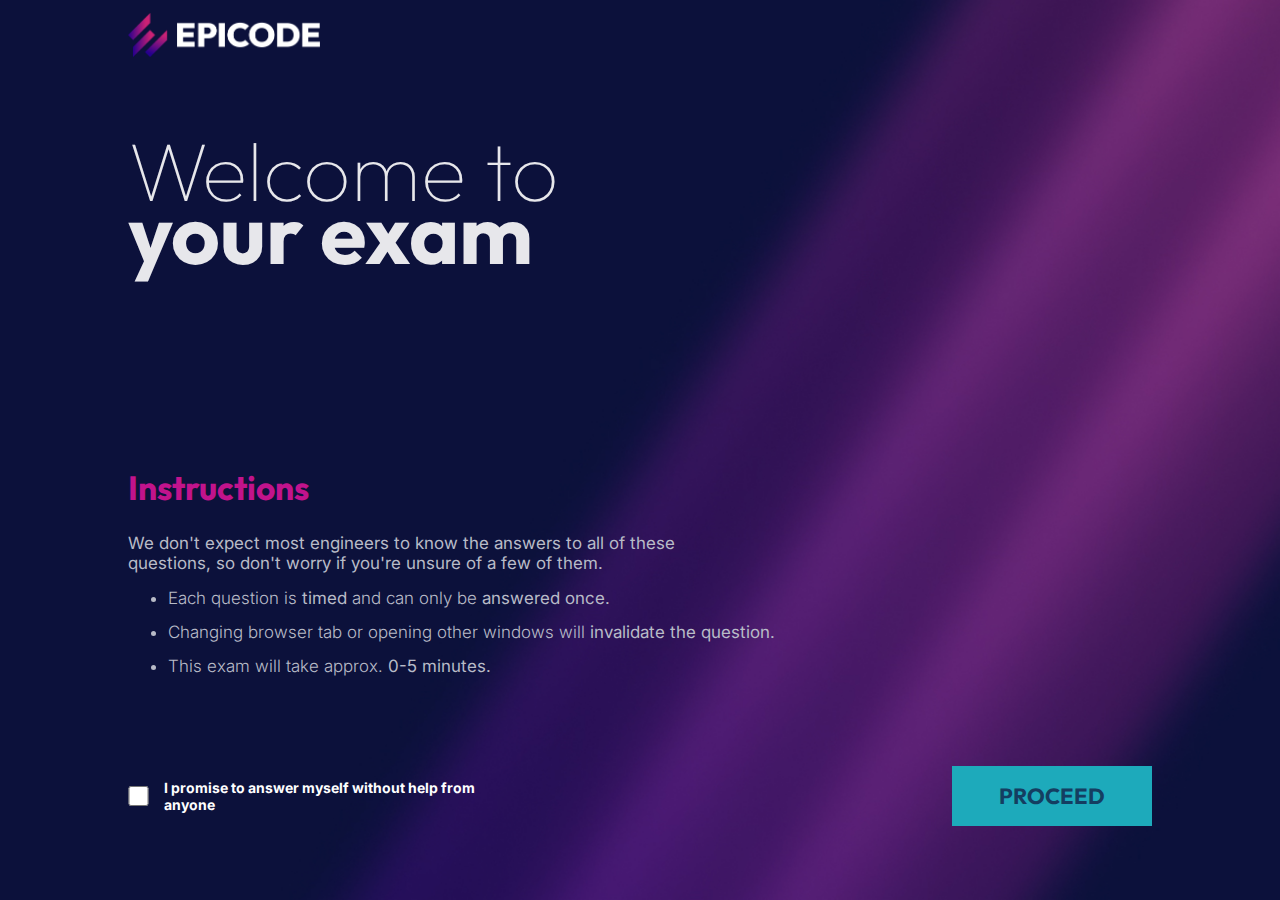
<file: index.html>
<!DOCTYPE html>
<html lang="en">
  <head>
    <meta charset="UTF-8" />
    <meta http-equiv="X-UA-Compatible" content="IE=edge" />
    <meta name="viewport" content="width=device-width, initial-scale=1.0" />
    <link rel="stylesheet" href="./index.css" />
    <title>Welcome Page Feature</title>
  </head>
  <body>
    <div class="container">
      <div class="logo">
        <img alt="Epicode logo" src="./assets/epicode_logo.png" />
      </div>
      <div class="main">
        <div class="item header">
          <h1>Welcome to</h1>
          <h2>your exam</h2>
        </div>

        <div class="item instruct">
          <h3>Instructions</h3>
          <p>
            We don't expect most engineers to know the answers to all of these
            <br />questions, so don't worry if you're unsure of a few of them.
          </p>
          <ul>
            <li>
              Each question is <b>timed</b> and can only be
              <b>answered once.</b>
            </li>
            <br />
            <li>
              Changing browser tab or opening other windows will
              <b>invalidate the question.</b>
            </li>
            <br />
            <li>This exam will take approx. <b>0-5 minutes.</b></li>
          </ul>
        </div>
      </div>
      <div class="item-wrapper">
        <div id="cbox" class="item">
          <input
            type="checkbox"
            class="check-box"
            id="check"
            required
            autocomplete="off"
          />
          <label for="checkbox">
            I promise to answer myself without help from anyone</label
          >
        </div>
        <div id="action-button">
          <a id="anchorTag" class="disabled" href="./benchmark.html"
            ><button id="inactivebtn" class="disabled">PROCEED</button></a
          >
        </div>
      </div>
    </div>

    <script src="./index.js"></script>
  </body>
</html>
</file>
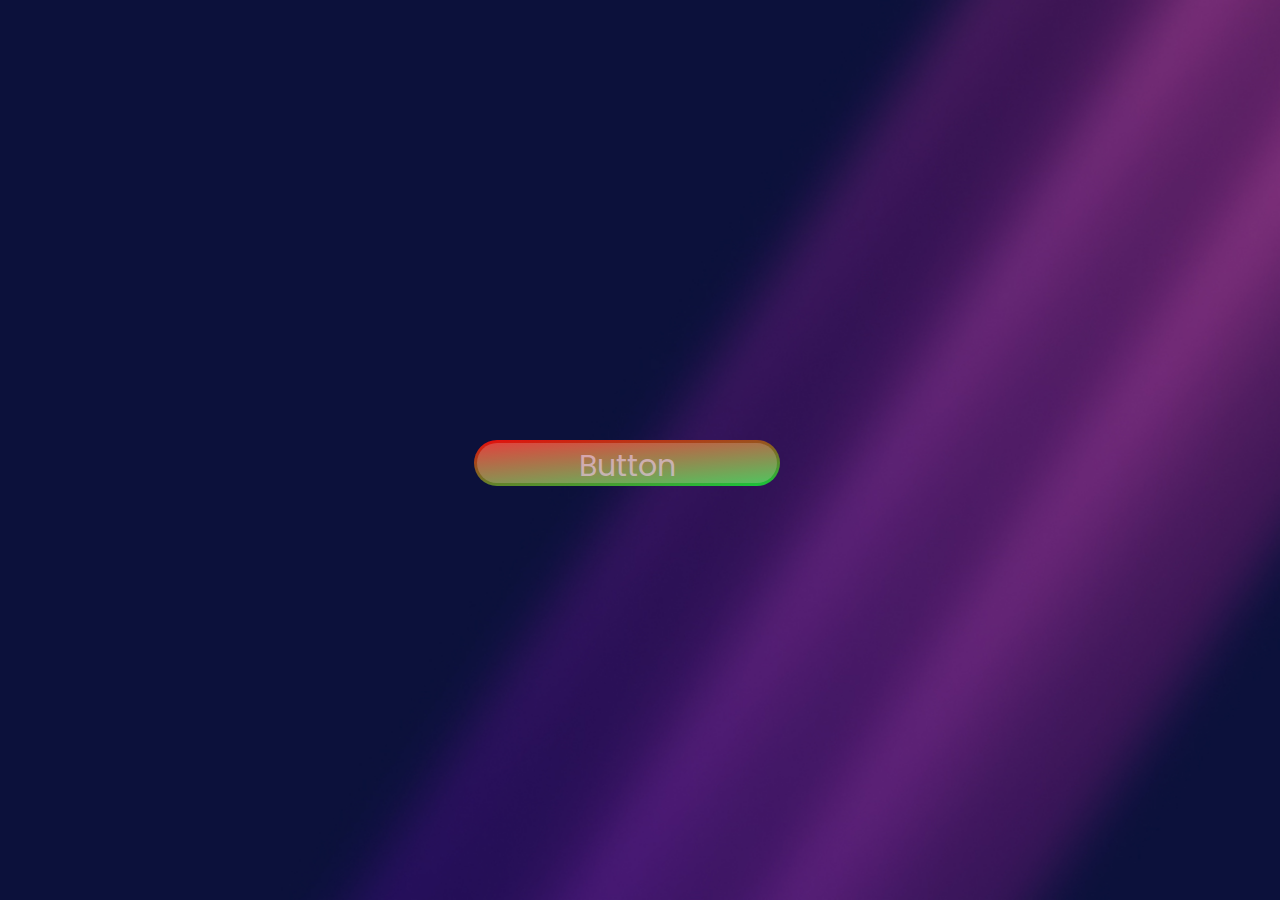
<file: Circular Progressbar/index.html>
<!DOCTYPE html>
<html lang="en">
  <head>
    <meta name="viewport" content="width=device-width, initial-scale=1.0" />
    <title>Circular Progress Bar</title>
    <!-- Gooogle Font -->
    <link
      href="https://fonts.googleapis.com/css2?family=Poppins:wght@700&display=swap"
      rel="stylesheet"
    />
    <!-- Stylesheet -->
    <link rel="stylesheet" href="style.css" />
  </head>
  <body>
    <div class="container">
      <div class="circular-progress">
        <div class="value-container">Button</div>
      </div>
    </div>
    <!-- Script -->
    <script src="script.js"></script>
  </body>
</html>
</file>
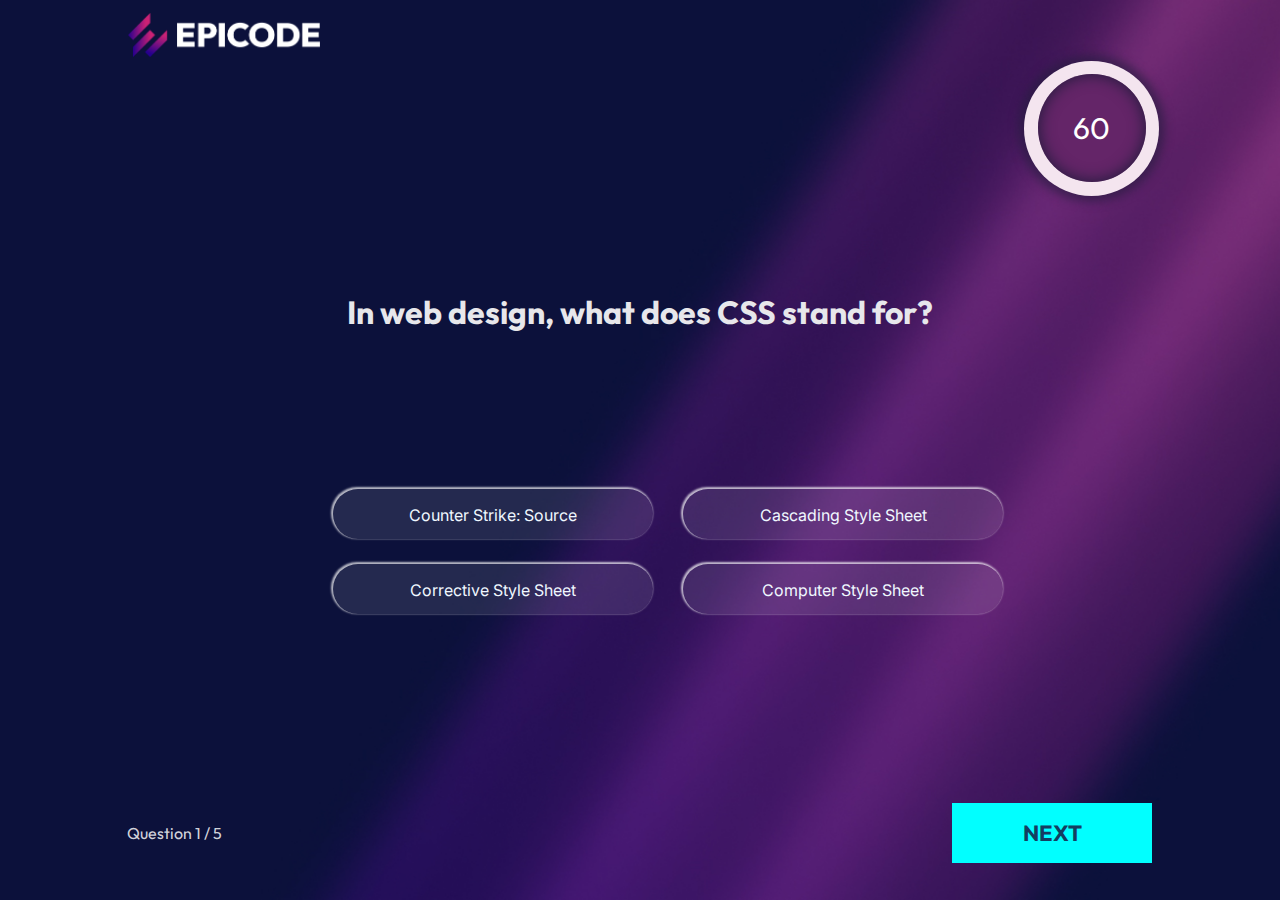
<file: benchmark.html>
<!DOCTYPE html>
<html lang="en">
  <head>
    <meta charset="UTF-8" />
    <meta http-equiv="X-UA-Compatible" content="IE=edge" />
    <meta name="viewport" content="width=device-width, initial-scale=1.0" />
    <link rel="stylesheet" href="benchmark.css" />
    <style>
      @import url("https://fonts.googleapis.com/css2?family=Inter&family=Outfit&display=swap");
    </style>
    <title>Epicode Benchmark</title>
  </head>
  <body>
    <div class="bg">
      <div class="logo-container">
        <img src="assets/epicode_logo.png" alt="epicode logo" />
        <div class="timercontainer">
          <div class="circular-progress">
            <div class="value-container">60</div>
          </div>
        </div>
      </div>
      <div class="main">
        <h1 id="question">What is the answer to this question?</h1>
        <div class="container">
          <div class="flexitems">
            <div class="answers">
              <div class="choice-container">
                <p class="answer-text" data-number="1">Choice 1</p>
              </div>
              <div class="choice-container">
                <p class="answer-text" data-number="2">Choice 2</p>
              </div>
              <div class="choice-container">
                <p class="answer-text" data-number="3">Choice 3</p>
              </div>
              <div class="choice-container">
                <p class="answer-text" data-number="4">Choice 4</p>
              </div>
            </div>
          </div>
        </div>
      </div>

      <div class="questionnum">
        <div id="progressText">Question</div>

        <button id="nextbtn">NEXT</button>
      </div>
    </div>
    <script src="./benchmark.js"></script>
  </body>
</html>
</file>
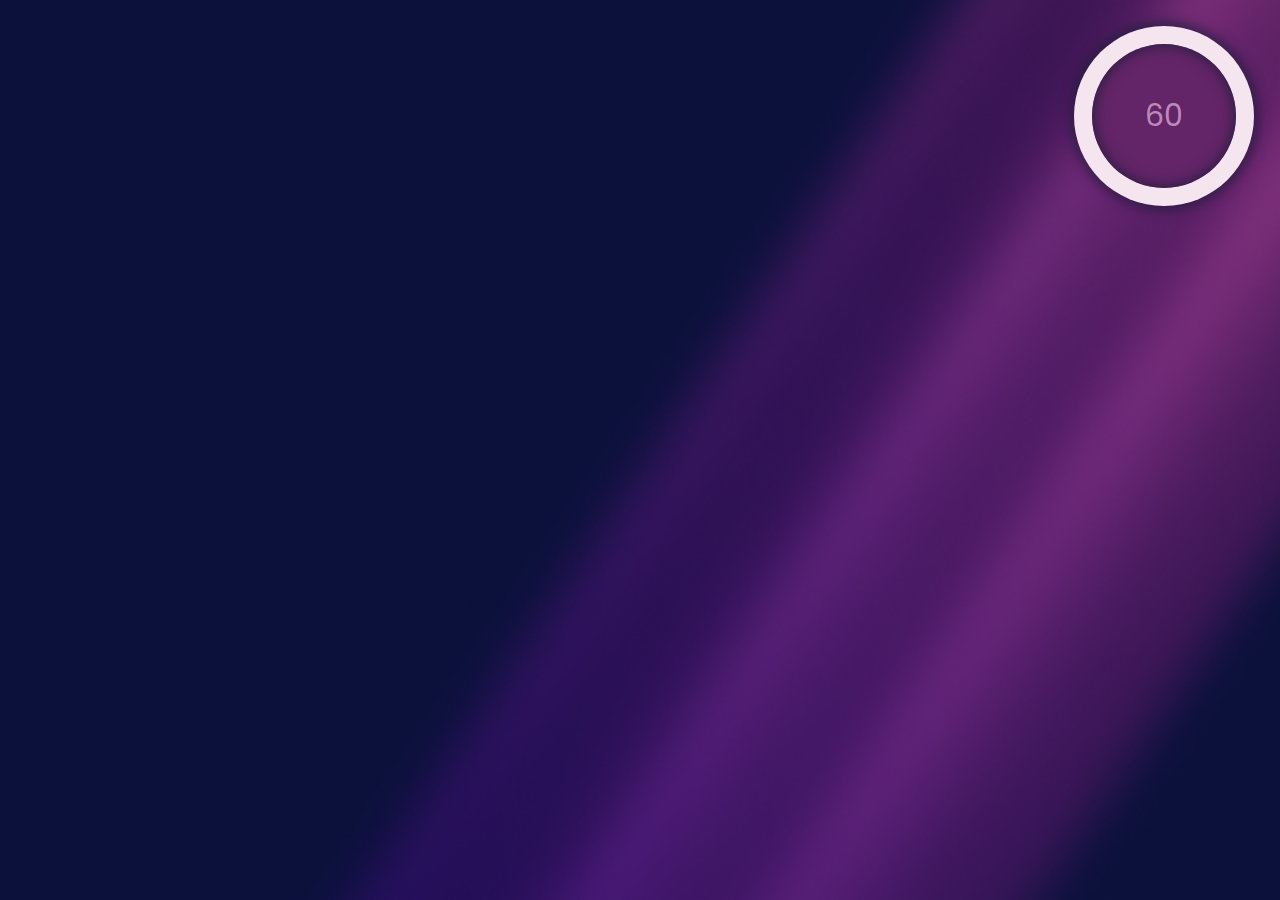
<file: countdown-timer.html>
<!DOCTYPE html>
<html lang="en">
  <head>
    <meta charset="UTF-8" />
    <meta http-equiv="X-UA-Compatible" content="IE=edge" />
    <meta name="viewport" content="width=device-width, initial-scale=1.0" />
    <link rel="stylesheet" href="./countdown-timer.css" />
    <link
      href="https://fonts.googleapis.com/css2?family=Poppins:wght@700&display=swap"
      rel="stylesheet"
    />
    <title>Countdown Timer</title>
  </head>
  <body>
    <div class="container">
      <div class="circular-progress">
        <div class="value-container">60</div>
      </div>
    </div>
    <script src="./script.js"></script>
  </body>
</html>
</file>
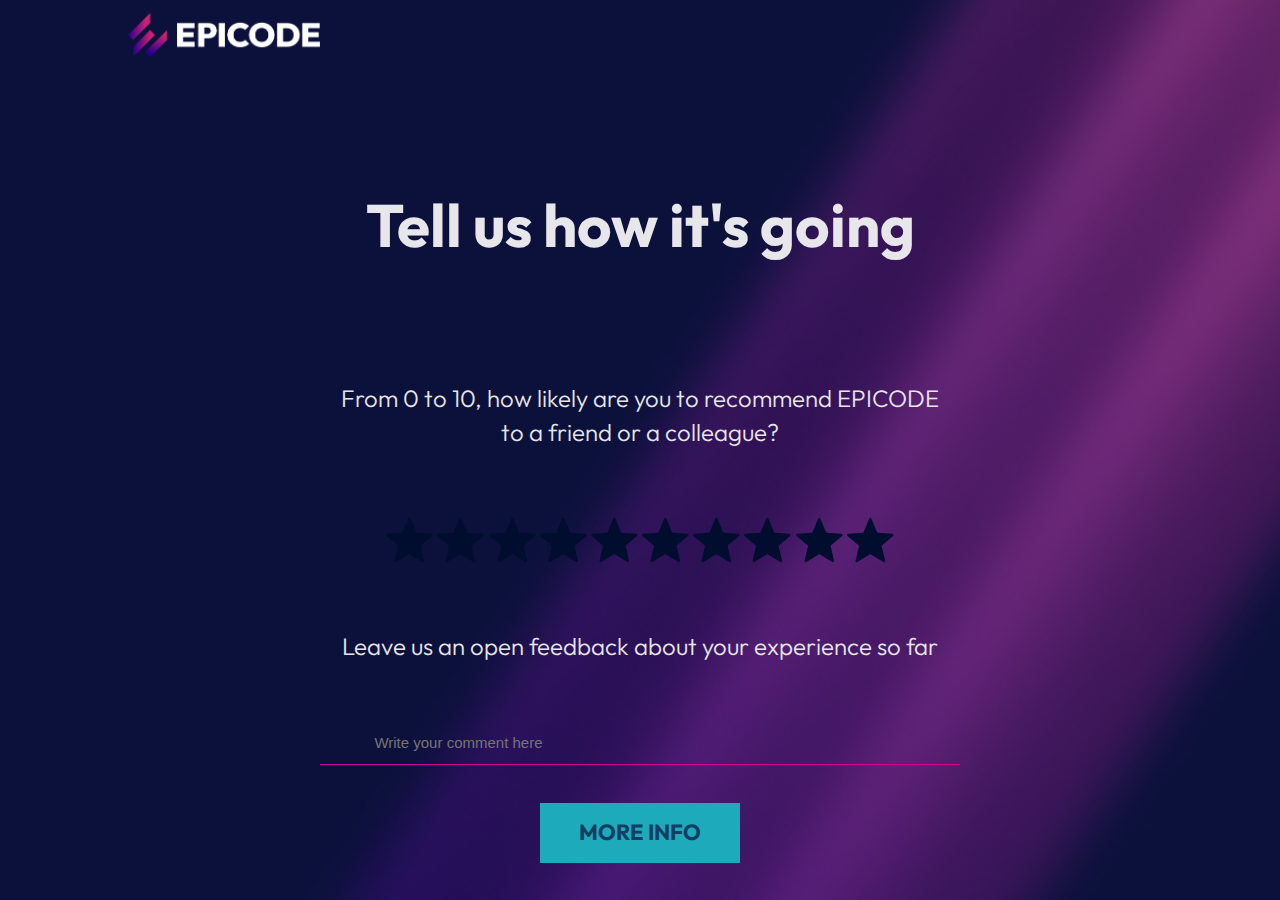
<file: feedback.html>
<!DOCTYPE html>
<html lang="en">
  <head>
    <meta charset="UTF-8" />
    <meta http-equiv="X-UA-Compatible" content="IE=edge" />
    <meta name="viewport" content="width=device-width, initial-scale=1.0" />
    <link rel="stylesheet" href="feedback.css" />
    <link rel="stylesheet" href="https://www.w3schools.com/w3css/4/w3.css" />
    <link
      rel="stylesheet"
      href="https://cdnjs.cloudflare.com/ajax/libs/font-awesome/4.7.0/css/font-awesome.min.css"
    />
    <title>Feedback Page</title>
  </head>
  <body>
    <div id="container">
      <div class="item">
        <img id="epicode_logo" src="./assets/epicode_logo.png" />
      </div>
      <div id="main">
        <p class="h1">Tell us how it's going</p>
        <div>
          <p class="item1">
            From 0 to 10, how likely are you to recommend EPICODE
            <span>to a friend or a colleague?</span>
          </p>
        </div>
        <div class="star-container">
          <div class="star-widget">
            <div id="SVG">
              <svg xmlns="http://www.w3.org/2000/svg" version="1.1">
                <defs>
                  <filter id="id-of-your-filter">
                    <fecolormatrix
                      color-interpolation-filters="sRGB"
                      type="matrix"
                      values="0 0 0 0 0
                            0 1 0 0 0
                            0 0 1 0 0
                            0 0 0 1 0 "
                    />
                  </filter>
                  ...
                </defs>
              </svg>

              <svg xmlns="http://www.w3.org/2000/svg" version="1.1">
                <defs>
                  <filter id="test">
                    <fecolormatrix
                      color-interpolation-filters="sRGB"
                      type="matrix"
                      values="0.03     0     0     0     0
                              0     0.05     0     0     0
                              0     0     0.18     0     0
                              0     0     0     1     0 "
                    />
                  </filter>
                  ...
                </defs>
              </svg>
            </div>
            <div class="icons">
              <img class="icon-test" alt="my icon" src="./assets/star.svg" />
              <img class="icon-test" alt="my icon" src="./assets/star.svg" />
              <img class="icon-test" alt="my icon" src="./assets/star.svg" />
              <img class="icon-test" alt="my icon" src="./assets/star.svg" />
              <img class="icon-test" alt="my icon" src="./assets/star.svg" />
              <img class="icon-test" alt="my icon" src="./assets/star.svg" />
              <img class="icon-test" alt="my icon" src="./assets/star.svg" />
              <img class="icon-test" alt="my icon" src="./assets/star.svg" />
              <img class="icon-test" alt="my icon" src="./assets/star.svg" />
              <img class="icon-test" alt="my icon" src="./assets/star.svg" />
            </div>
          </div>
        </div>
        <p class="item1">
          Leave us an open feedback about your experience so far
        </p>
        <div class="comment-area disabled">
          <input
            id="input-field"
            type="text"
            placeholder="Write your comment here"
          />
          <div id="break-line"></div>
        </div>
      </div>

      <div id="bottom-area">
        <a id="anchorTag" class="disabled" href="./lastpage.html"
          ><button id="action-button">MORE INFO</button></a
        >
      </div>
    </div>

    <script src="./feedback.js"></script>
  </body>
</html>
</file>
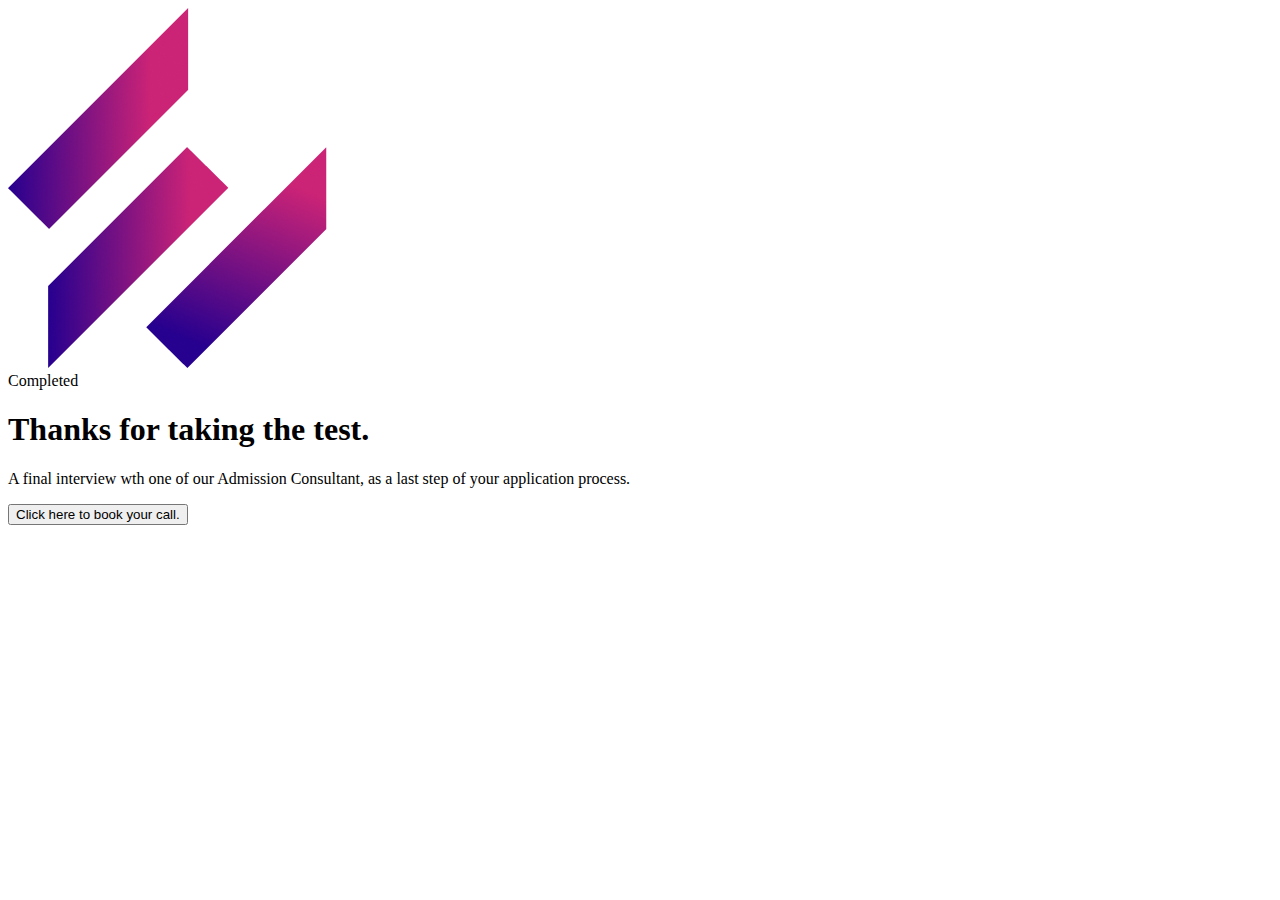
<file: ind.html>
<!DOCTYPE html>
<html lang="en">
  <head>
    <meta charset="UTF-8" />
    <meta http-equiv="X-UA-Compatible" content="IE=edge" />
    <meta name="viewport" content="width=device-width, initial-scale=1.0" />
    <title>Last Page</title>
  </head>
  <body>
    <div class="container">
      <div class="logo">
        <img alt="Epicode-logo" src="./assets/epicode_logo.png" />
      </div>
      <div><span>Completed</span></div>
      <div class="item-wrap">
        <h1>Thanks for taking the test.</h1>
      </div>
      <div class="item-wrap">
        <p>
          A final interview wth one of our Admission Consultant, as a last step
          of your application process.
        </p>
      </div>
      <div class="item-wrap">
        <button id="btn">Click here to book your call.</button>
      </div>
    </div>
  </body>
</html>
</file>
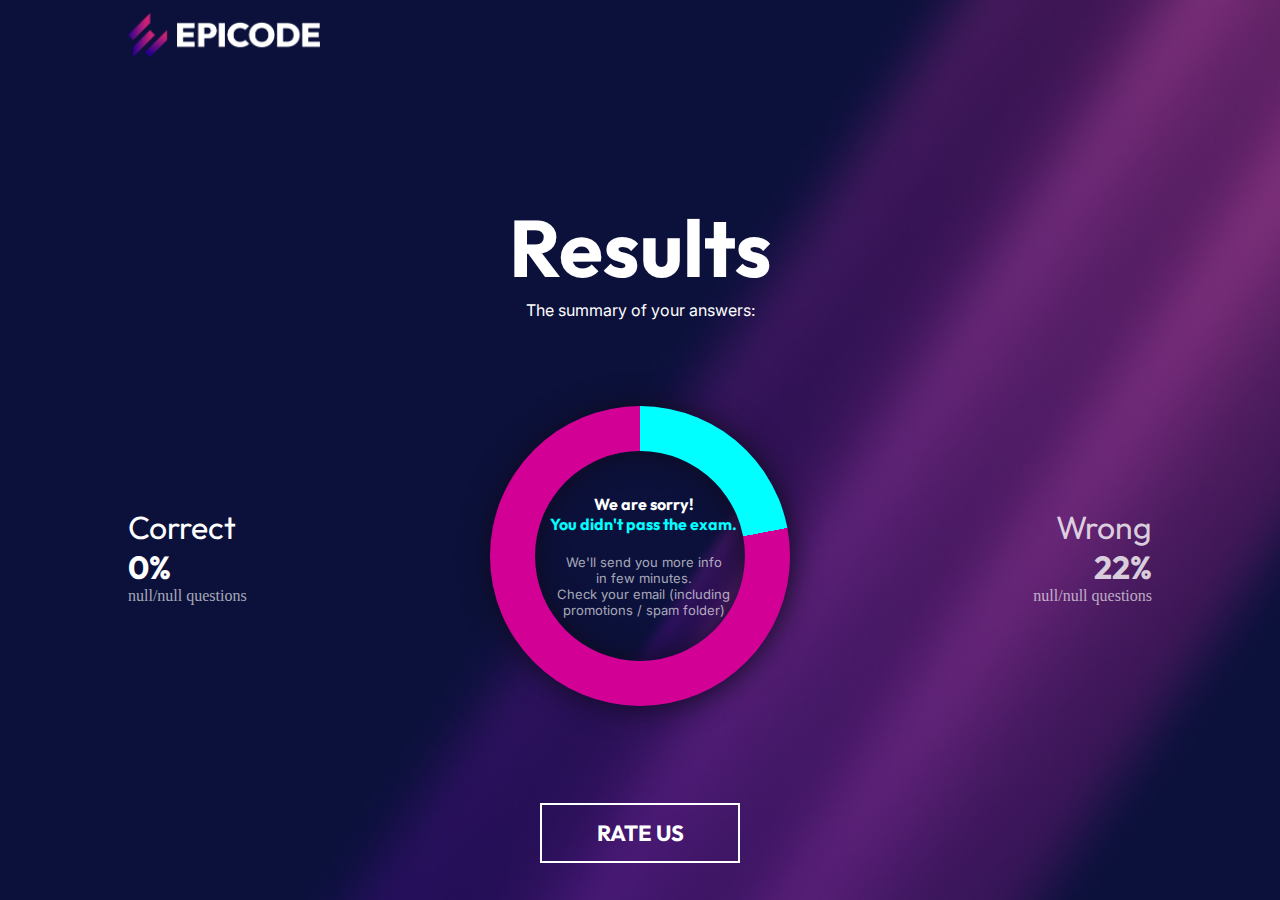
<file: results.html>
<!DOCTYPE html>
<html lang="en">
  <head>
    <meta charset="UTF-8" />
    <meta http-equiv="X-UA-Compatible" content="IE=edge" />
    <meta name="viewport" content="width=device-width, initial-scale=1.0" />
    <link rel="stylesheet" href="./results.css" />
    <title>Results</title>
  </head>
  <body>
    <div id="container">
      <div id="header">
        <img
          id="epicode_logo"
          src="./assets/epicode_logo.png"
          alt="Epicode Logo"
        />
      </div>
      <div id="MAIN">
        <div id="heading-area">
          <h1>Results</h1>
          <p>The summary of your answers:</p>
        </div>
        <div id="main">
          <div id="correct">
            <p>Correct</p>
            <div id="correct-percentage">0%</div>
            <div id="correctQuestions" class="questions">4/6 questions</div>
          </div>
          <div class="container">
            <div class="circular-progress">
              <div class="value-container"></div>
              <div id="inner-text-passed">
                <div class="inner-text">
                  <span class="final-greeting">Congratulations!</span>
                  <span class="final-result">You passed the exam.</span>
                </div>
                <div class="inner-text">
                  <span class="final-message"
                    >We'll send you the certificate</span
                  >
                  <span class="final-message">in few minutes.</span>
                  <span class="final-message">Check your email (including</span>
                  <span class="final-message">promotions / spam folder)</span>
                </div>
              </div>
              <div class="hidden" id="inner-text-failed">
                <div class="inner-text">
                  <span class="final-greeting">We are sorry!</span>
                  <span class="final-result">You didn't pass the exam.</span>
                </div>
                <div class="inner-text">
                  <span class="final-message">We'll send you more info</span>
                  <span class="final-message">in few minutes.</span>
                  <span class="final-message">Check your email (including</span>
                  <span class="final-message">promotions / spam folder)</span>
                </div>
              </div>
            </div>
          </div>
          <div id="wrong">
            <p>Wrong</p>
            <div id="wrong-percentage">0%</div>
            <div id="wrongQuestions" class="questions">2/6 questions</div>
          </div>
        </div>
      </div>
      <div id="bottom-area">
        <a href="./feedback.html"><button id="rateUs">RATE US</button></a>
      </div>
    </div>
    <script src="./results.js"></script>
  </body>
</html>
</file>
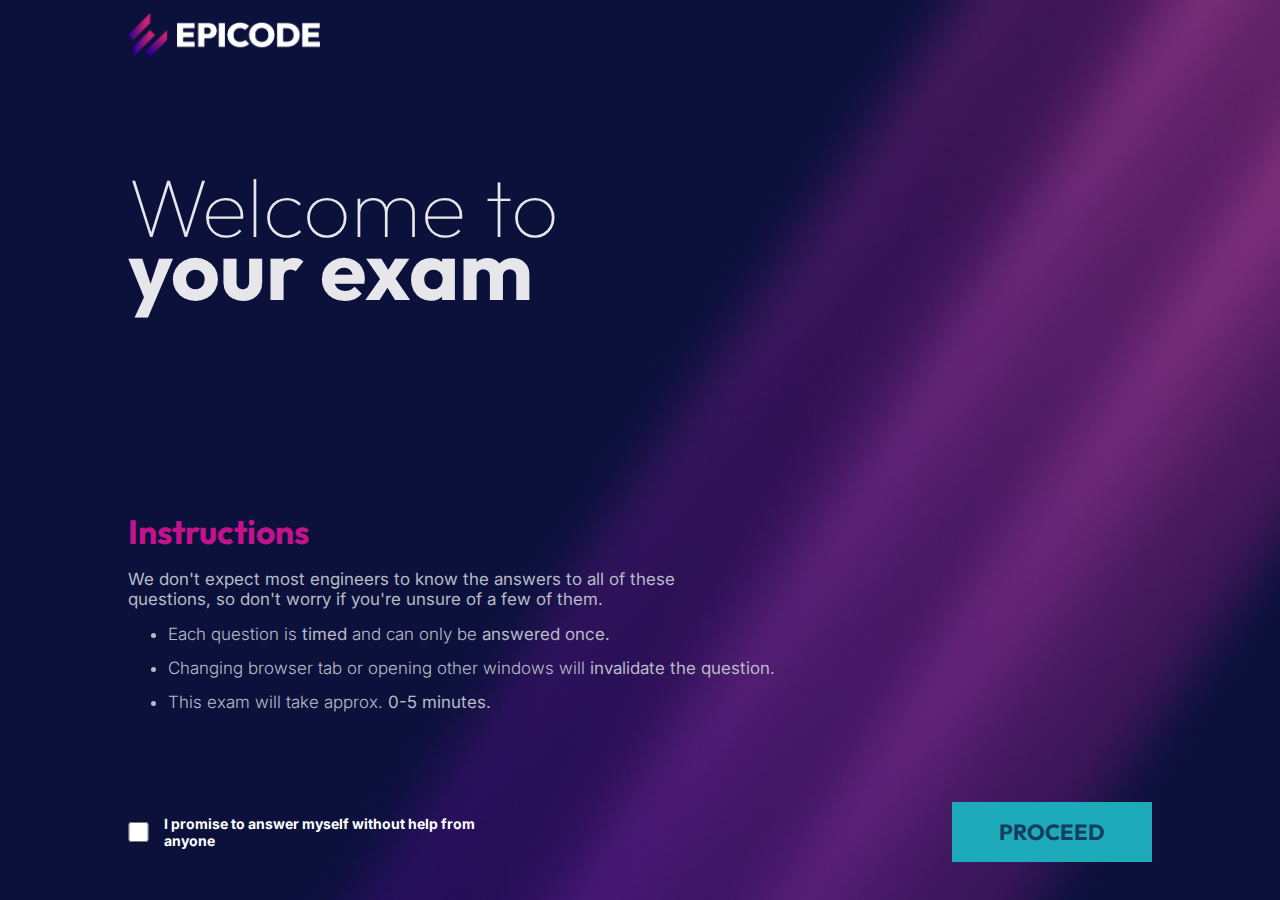
<file: welcome.html>
<!DOCTYPE html>
<html lang="en">
  <head>
    <meta charset="UTF-8" />
    <meta http-equiv="X-UA-Compatible" content="IE=edge" />
    <meta name="viewport" content="width=device-width, initial-scale=1.0" />
    <link rel="stylesheet" href="./welcome.css" />
    <title>Welcome Page Feature</title>
  </head>
  <body>
    <div class="container">
      <div class="logo">
        <img alt="Epicode logo" src="./assets/epicode_logo.png" />
      </div>
      <div class="main">
        <div class="item header">
          <h1>Welcome to</h1>
          <h2>your exam</h2>
        </div>

        <div class="item instruct">
          <h3>Instructions</h3>
          <p>
            We don't expect most engineers to know the answers to all of these
            <br />questions, so don't worry if you're unsure of a few of them.
          </p>
          <ul>
            <li>
              Each question is <b>timed</b> and can only be
              <b>answered once.</b>
            </li>
            <br />
            <li>
              Changing browser tab or opening other windows will
              <b>invalidate the question.</b>
            </li>
            <br />
            <li>This exam will take approx. <b>0-5 minutes.</b></li>
          </ul>
        </div>
      </div>
      <div class="item-wrapper">
        <div id="cbox" class="item">
          <input
            type="checkbox"
            class="check-box"
            id="check"
            required
            autocomplete="off"
          />
          <label for="checkbox">
            I promise to answer myself without help from anyone</label
          >
        </div>
        <div id="action-button">
          <a id="anchorTag" class="disabled" href="./benchmark.html"
            ><button id="inactivebtn" class="disabled">PROCEED</button></a
          >
        </div>
      </div>
    </div>

    <script src="./welcome.js"></script>
  </body>
</html>
</file>
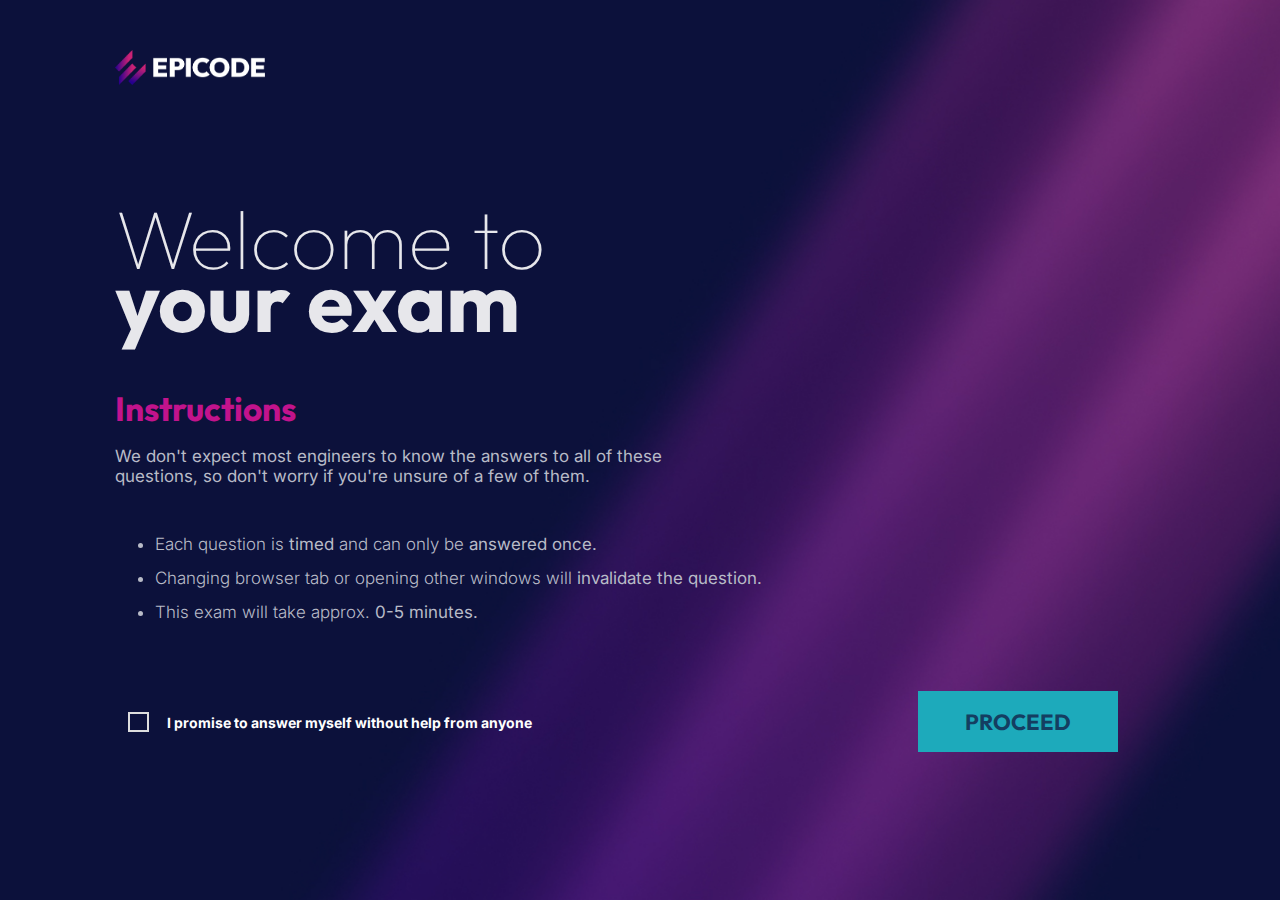
<file: wpf.html>
<!DOCTYPE html>
<html lang="en">
  <head>
    <meta charset="UTF-8" />
    <meta http-equiv="X-UA-Compatible" content="IE=edge" />
    <meta name="viewport" content="width=device-width, initial-scale=1.0" />
    <link rel="stylesheet" href="./style.css" />
    <title>Welcome Page Feature</title>
  </head>
  <body>
    <div class="container">
      <div class="logo">
        <img alt="Epicode logo" src="./assets/epicode_logo.png" />
      </div>

      <div class="item header">
        <h1>Welcome to</h1>
        <h2>your exam</h2>
      </div>

      <div class="item instruct">
        <h3>Instructions</h3>
        <p>
          We don't expect most engineers to know the answers to all of these
          <br />questions, so don't worry if you're unsure of a few of them.
        </p>
        <ul>
          <li>
            Each question is <b>timed</b> and can only be <b>answered once.</b>
          </li>
          <br />
          <li>
            Changing browser tab or opening other windows will
            <b>invalidate the question.</b>
          </li>
          <br />
          <li>This exam will take approx. <b>0-5 minutes.</b></li>
        </ul>
      </div>
      <div class="item-wrapper">
        <div id="cbox" class="item">
          <input
            type="checkbox"
            class="check-box"
            id="check"
            required
            autocomplete="off"
          />
          <label for="checkbox">
            I promise to answer myself without help from anyone</label
          >
        </div>
        <a href="#question.html"><button id="inactivebtn">PROCEED</button></a>
      </div>
    </div>

    <script src="./index.js"></script>
  </body>
</html>
</file>
<file: index.css>
@import url("https://fonts.googleapis.com/css2?family=Outfit:wght@300;400;500;700&display=swap");

@import url("https://fonts.googleapis.com/css2?family=Inter:wght@400;500&family=Outfit:wght@300;400;500;700&display=swap");

body {
  background-image: url("./assets/bg.jpg");
  background-size: cover;
  background-repeat: no-repeat;
  padding: 0;
  margin: 0;
  height: 100vh;
  font-family: "outfit", sans-serif;
}

.logo img {
  width: 15%;
  margin-left: 10%;
  margin-top: 1%;
  user-select: none;
}

.container {
  display: flex;
  flex-direction: column;
  justify-content: space-between;
  max-width: 1440px;
  height: 100vh;
}

.main {
  display: flex;
  justify-content: space-between;
  flex-direction: column;
  height: 70vh;
}

.item {
  margin-left: 10%;
  padding: 0;
}

h1 {
  display: block;
  color: #e7e7eb;
  font-size: 5.2em;
  font-weight: lighter;
  margin-top: 43 px;
  margin-bottom: 0;
  padding-bottom: 0;
}

h2 {
  display: block;
  color: #e7e7eb;
  line-height: 0px;
  margin-top: 0;
  padding-top: 10px;
  font-size: 5.3em;
  font-weight: bolder;
}

.instruct h3 {
  color: #c2138c;
  margin-top: 35px;
  font-size: 2.1em;
  font-weight: bolder;
  line-height: 0.7em;
}

.instruct p {
  color: #b8bbc7;
  font-size: 17px;
  font-family: "Inter", sans-serif;
}

.instruct ul {
  color: #b8bbc7;
  font-weight: 300;
  /* margin-top: 50px;
  margin-bottom: 70px; */
  line-height: 1em;
  font-size: 17px;
  font-family: "Inter", sans-serif;
}

.item-wrapper {
  display: flex;
  justify-content: space-between;
  align-items: center;
  width: 100%;
  height: 23vh;
}

label {
  color: #ffffff;
  font-size: 14px;
  padding-left: 15px;
  font-family: "Inter", sans-serif;
  font-weight: bold;
}

.check-box {
  color: #eee;
  width: 21px;
  height: 20px;
  padding: 0;
  margin: 0;
  /* appearance: none; */
  border: 2px solid #ddd;
  vertical-align: bottom;
  cursor: pointer;
}

.check-box input:checked {
  color: #01ffff;
}

#cbox {
  width: 400px;
  height: 60px;
  margin-left: 10%;
  display: flex;
  align-items: center;
}

#action-button {
  margin-right: 10%;
}

#inactivebtn {
  font-weight: bold;
  border: none;
  width: 200px;
  height: 60px;
  background: #1daabb;
  color: #143e61;
  text-align: center;
  font-size: 22px;
  font-family: Outfit;
  transition: box-shadow 0.2s ease;
  user-select: none;
}

.disabled {
  pointer-events: none;
}

.enabledbtn {
  transition: box-shadow 0.2s ease;
}

.enabledbtn:hover {
  box-shadow: 0 0 40px #01ffff;
  cursor: pointer;
}

/*
.button{
  background-color: #01ffff;
  box-shadow: 0 0 40px #01ffff;
}
*/
</file>
<file: Circular Progressbar/style.css>
*,
*:before,
*:after {
  padding: 0;
  margin: 0;
  box-sizing: border-box;
}
body {
  height: 100vh;
  background-image: url("./bg.jpg");
  background-size: cover;
  display: flex;
  justify-content: center;
  align-items: center;
  padding-top: 2%;
  padding-right: 2%;
}
/* .container {
  height: 45px;
  width: 305px;
  background-image: linear-gradient(355deg, #60247300, white);
  border-radius: 50px;
  box-shadow: 0px 0px 10px 6px #231c3d99;
  display: grid;
  place-items: center;
} */
.circular-progress {
  position: relative;
  height: 40px;
  width: 300px;
  background-color: #eacbcb41;
  border-radius: 50px;
  display: grid;
  place-items: center;
}

.circular-progress::after {
  position: absolute;
  top: -3px;
  bottom: -3px;
  left: -3px;
  right: -3px;
  background-image: linear-gradient(355deg, #15c93c, rgb(232, 12, 12));
  content: "";
  z-index: -1;
  border-radius: 50px;
}

.value-container {
  position: relative;
  font-family: "Poppins", sans-serif;
  font-size: 30px;
  color: #eec9eba3;
}
</file>
<file: benchmark.css>
@import url("https://fonts.googleapis.com/css2?family=Outfit:wght@100;200;300;400;500;600;700;800;900&family=Roboto+Mono:wght@100;200;300;400;500;600;700&display=swap");
@import url("https://fonts.googleapis.com/css2?family=Inter:wght@100;200;300;400;500;600;700;800;900&family=Outfit:wght@100;200;300;400;500;600;700;800;900&family=Roboto+Mono:wght@100;200;300;400;500;600;700&display=swap");

body,
html {
  height: 100%;
  margin: 0;
}

.bg {
  background-image: url(assets/bg.jpg);
  height: 100%;
  background-position: center;
  background-repeat: no-repeat;
  background-size: cover;
  padding: 0;
  margin: 0;
}

.logo-container {
  height: 15vh;
}

img {
  width: 15%;
  margin-left: 10%;
  margin-top: 1%;
  user-select: none;
}

.timercontainer {
  margin-left: 80%;
  height: 15vh;
  aspect-ratio: 1/1;
  background-color: #f4e5ef;
  border-radius: 50%;
  box-shadow: 0px 0px 10px 6px #231c3d99;
  display: grid;
  place-items: center;
}
.circular-progress {
  position: relative;
  height: 15vh;
  aspect-ratio: 1/1;
  border-radius: 50%;
  display: grid;
  place-items: center;
}
.circular-progress:before {
  content: "";
  position: absolute;
  height: 80%;
  width: 80%;
  /* background-color: linear-gradient(to bottom right, #d20094, #900080); */
  background-color: #642568;
  border-radius: 50%;
  box-shadow: inset 0px 0px 15px 1px #231c3d;
}
.value-container {
  position: relative;
  font-family: "Outfit", sans-serif;
  font-size: 30px;
  color: #ffffff;
  user-select: none;
}

.main {
  height: 70vh;
  display: flex;
  flex-direction: column;
  justify-content: space-evenly;
  align-items: center;
}

.container {
  display: block;
  width: 60%;
  text-align: center;
  /* margin: 5% auto; */
  color: rgb(232, 228, 233);
}

.questions {
  font-weight: 400;
  font-family: Outfit;
  text-align: center;
  padding-top: 1%;
}

.answer {
  display: grid;
  grid-template-columns: repeat(2, auto);
  gap: 10px;
}

#question {
  font-family: Outfit;
  color: #e7e7eb;
}

.answers {
  display: grid;
  grid-template-columns: repeat(2, auto);
  gap: 10px;
  padding-left: 10%;
}

.choice-container {
  justify-content: center;
  width: 20rem;
  height: 40px;
  background-color: rgba(255, 255, 255, 0.1);
  border-radius: 50px;
  font-family: Inter;
  font-size: 16px;
  color: aliceblue;
  padding-bottom: 10px;
  margin-bottom: 15px;
  user-select: none;
  box-shadow: -1px -1px 2px 1px rgba(255, 255, 255, 0.7);
}

.choice-container:hover {
  background-image: linear-gradient(#d20094, #900080);
  border-image: linear-gradient(90deg, #eff307, #900080);
  border-radius: 50px;
  text-align: center;
  font-family: Inter;
  color: aliceblue;
  padding-top: 0;
  cursor: pointer;
}

.questionnum {
  display: flex;
  justify-content: space-between;
  align-items: center;
  width: 90%;
  height: 15vh;
  font-family: Outfit;
  color: rgba(255, 255, 255, 0.835);
}

#progressText {
  margin-left: 11%;
  width: 200px;
  height: 60px;
  display: flex;
  align-items: center;
}

#nextbtn {
  font-weight: bold;
  border: none;
  width: 200px;
  height: 60px;
  background: #01ffff;
  color: #143e61;
  text-align: center;
  font-size: 22px;
  font-family: Outfit;
  transition: box-shadow 0.2s ease;
  user-select: none;
}

#nextbtn:hover {
  box-shadow: 0 0 40px #01ffff;
  cursor: pointer;
}
</file>
<file: countdown-timer.css>
*,
*:before,
*:after {
  padding: 0;
  margin: 0;
  box-sizing: border-box;
}
body {
  height: 100vh;
  background-image: url("./assets/bg.jpg");
  background-size: cover;
  display: flex;
  justify-content: flex-end;
  align-items: flex-start;
  padding-top: 2%;
  padding-right: 2%;
}
.container {
  height: 20vh;
  aspect-ratio: 1/1;
  background-color: #f4e5ef;
  border-radius: 50%;
  box-shadow: 0px 0px 10px 6px #231c3d99;
  display: grid;
  place-items: center;
}
.circular-progress {
  position: relative;
  height: 20vh;
  aspect-ratio: 1/1;
  border-radius: 50%;
  display: grid;
  place-items: center;
}
.circular-progress:before {
  content: "";
  position: absolute;
  height: 80%;
  width: 80%;
  /* background-color: linear-gradient(to bottom right, #d20094, #900080); */
  background-color: #642568;
  border-radius: 50%;
  box-shadow: inset 0px 0px 15px 1px #231c3d;
}
.value-container {
  position: relative;
  font-family: "Poppins", sans-serif;
  font-size: 30px;
  color: #eec9eba3;
}
</file>
<file: feedback.css>
@import url("https://fonts.googleapis.com/css2?family=Outfit:wght@100;200;300;400;500;600;700;800;900&family=Roboto+Mono:wght@100;200;300;400;500;600;700&display=swap");
@import url("https://fonts.googleapis.com/css2?family=Inter:wght@100;200;300;400;500;600;700;800;900&family=Outfit:wght@100;200;300;400;500;600;700;800;900&family=Roboto+Mono:wght@100;200;300;400;500;600;700&display=swap");
body {
  margin: 0;
}

*,
*::before,
*::after {
  box-sizing: border-box;
}

#container {
  background-image: url("./assets/bg.jpg");
  color: #e7e7eb;
  height: 100vh;
  background-size: cover;
}

.item {
  height: 15vh;
}

#epicode_logo {
  width: 15%;
  margin-left: 10%;
  margin-top: 1%;
  user-select: none;
}

#main {
  height: 70vh;
  display: flex;
  flex-direction: column;
  flex-wrap: wrap;
  justify-content: space-between;
  align-items: center;
  padding-left: 5%;
  padding-right: 5%;
}

.h1 {
  width: 100%;
  height: 20vh;
  margin-bottom: 0;
  font-family: Outfit;
  font-weight: bold;
  font-size: 60px;
  display: flex;
  justify-content: center;
  align-items: center;
}

span {
  display: block;
}

p {
  font-family: Outfit;
  font-weight: 300;
  font-size: 24px;
  text-align: center;
  line-height: 1.4;
  margin-top: 0;
  margin-bottom: 0;
}

.star-widget {
  display: flex;
  align-items: center;
  justify-content: center;
  /* filter: brightness(0%); */
}

#SVG {
  display: none;
}

svg {
  padding: 0.5vw;
  user-select: none;
  max-width: 100px;
  cursor: pointer;
}

.icon-test {
  max-width: 53px;
  /* padding: 0.2vw; */
  filter: url(#test);
  transition: padding 0.5s ease;
}

.hover {
  padding: 0.5vw;
  cursor: pointer;
  filter: url(#id-of-your-filter);
}

.disabled {
  pointer-events: none;
}

.comment-area {
  width: 50vw;
  user-select: none;
}

#input-field {
  width: 100%;
  background-color: unset;
  border: none;
  color: #e7e7eb;
  margin-bottom: 8px;
  padding-left: 8.5%;
}

#input-field:focus {
  outline: none;
}

#break-line {
  background-color: #d20094;
  height: 1px;
  width: 100%;
}

#bottom-area {
  height: 15vh;
  width: 100%;
  display: flex;
  justify-content: center;
  align-items: center;
}

#action-button {
  font-weight: bold;
  border: none;
  width: 200px;
  height: 60px;
  background: #1daabb;
  color: #143e61;
  text-align: center;
  font-size: 22px;
  font-family: Outfit;
  transition: box-shadow 0.2s ease;
  user-select: none;
}

.enabled {
  transition: box-shadow 0.5s ease;
}

.enabled:hover {
  box-shadow: 0 0 25px #01ffff;
  cursor: pointer;
  user-select: none;
}
</file>
<file: results.css>
@import url("https://fonts.googleapis.com/css2?family=Outfit:wght@100;200;300;400;500;600;700;800;900&family=Roboto+Mono:wght@100;200;300;400;500;600;700&display=swap");
@import url("https://fonts.googleapis.com/css2?family=Inter:wght@100;200;300;400;500;600;700;800;900&family=Outfit:wght@100;200;300;400;500;600;700;800;900&family=Roboto+Mono:wght@100;200;300;400;500;600;700&display=swap");

body {
  margin: 0;
}

#container {
  background-image: url("assets/bg.jpg");
  height: 100vh;
  background-size: cover;
  color: white;
  display: flex;
  flex-direction: column;
  justify-content: center;
  align-items: center;
}

@media (min-width: 900px) {
  #container {
    /* height: 100%; */
    height: 100vh;
    display: flex;
    flex-direction: column;
    justify-content: space-between;
    align-items: center;
  }
}

#header {
  height: 15vh;
}

#epicode_logo {
  width: 15%;
  margin-top: 1%;
  margin-left: 10%;
  user-select: none;
}

@media (max-width: 900px) {
  #epicode_logo {
    width: 15%;
    margin-top: 1%;
    margin-left: 10%;
  }
}

#MAIN {
  width: 100%;
  height: 70vh;
  display: flex;
  flex-direction: column;
  justify-content: space-evenly;
  align-items: center;
}

#heading-area {
  display: flex;
  justify-content: center;
  align-items: center;
  flex-direction: column;
}

@media (max-width: 900px) {
  #heading-area {
    display: flex;
    justify-content: space-around;
    align-items: center;
    flex-direction: column;
  }
}

h1 {
  font-family: Outfit;
  font-size: clamp(1em, 10vw, 5em);
  font-weight: 700;
  margin-top: 1%;
  margin-bottom: 1%;
}

#heading-area p {
  margin-top: 0;
  margin-bottom: 10%;
  font-family: Inter;
  font-weight: 400;
  font-size: clamp(0.5em, 20vw, 1em);
}

#main {
  width: 100%;
  display: flex;
  flex-direction: row;
  justify-content: space-between;
  align-items: center;
}

@media (max-width: 900px) {
  #main {
    display: flex;
    flex-direction: column;
    justify-content: space-between;
    align-items: center;
  }
}

.circle {
  width: 300px;
  height: 300px;
  position: relative;
  /* background-color: aqua; */
}

.outer {
  background-color: #d20094;
  width: 300px;
  height: 300px;
  /* background-color: white; */
  border-radius: 50%;
  box-shadow: 0 0 30px rgb(15, 11, 31);
  position: relative;
}

.inner {
  background-image: url("./assets/bg.jpg");
  background-size: cover;
  width: 221px;
  height: 221px;
  border-radius: 50%;
  box-shadow: inset 0 0 30px rgb(15, 11, 31);
  position: absolute;
  top: 40px;
  left: 40px;
}
#inner-text-passed {
  height: 300px;
  position: absolute;
  left: 20%;
  display: flex;
  flex-direction: column;
  justify-content: center;
  align-items: center;
}

#inner-text-failed {
  height: 300px;
  position: absolute;
  left: 20%;
  display: flex;
  flex-direction: column;
  justify-content: center;
  align-items: center;
}

.hidden {
  display: none !important;
}

.inner-text {
  display: flex;
  flex-direction: column;
  justify-content: space-around;
  align-items: center;
}

.final-greeting {
  font-family: Outfit;
  font-weight: bold;
}

.final-result {
  font-family: Outfit;
  font-weight: bold;
  color: aqua;
  padding-bottom: 20px;
}

.final-message {
  font-family: Inter;
  font-size: 13px;
  color: rgba(255, 255, 255, 0.644);
}

#wrong {
  color: rgba(255, 255, 255, 0.792);
  display: flex;
  flex-direction: column;
  justify-content: center;
  align-items: flex-end;
  margin-right: 10%;
  height: 300px;
  width: 20%;
}

@media (max-width: 900px) {
  #wrong {
    height: 20%;
    width: 100%;
    display: flex;
    flex-direction: column;
    justify-content: center;
    align-items: center;
    margin-right: 0%;
  }
}

#wrong p {
  margin: 0;
  font-family: Outfit;
  font-size: clamp(0.5em, 10vw, 2em);
}

#wrong-percentage {
  font-family: Outfit;
  font-weight: bold;
  font-size: clamp(0.5em, 10vw, 2em);
}

#correct {
  height: 300px;
  width: 20%;
  color: rgb(255, 255, 255);
  display: flex;
  flex-direction: column;
  justify-content: center;
  margin-left: 10%;
  align-items: flex-start;
}

@media (max-width: 900px) {
  #correct {
    height: 20%;
    width: 100%;
    display: flex;
    flex-direction: column;
    justify-content: center;
    align-items: center;
    margin-left: 0%;
  }
}

#correct p {
  margin: 0;
  font-family: Outfit;
  font-size: clamp(0.5em, 10vw, 2em);
}

#correct-percentage {
  font-family: Outfit;
  font-weight: bold;
  font-size: clamp(0.5em, 10vw, 2em);
}

.questions {
  color: rgba(255, 255, 255, 0.644);
  font-size: clamp(0.1em, 10vw, 1em);
}

svg {
  position: absolute;
  top: 0;
  left: 0;
  width: 300px;
  height: 300px;
}

circle {
  width: 300px;
  height: 300px;
  fill: none;
  stroke: aqua;
  stroke-linecap: butt;
  stroke-width: 27px;
  stroke-dasharray: 562;
  stroke-dashoffset: 562;
  animation: anim 2s linear forwards;
}

@keyframes anim {
  100% {
    stroke-dashoffset: 200;
  }
}

#bottom-area {
  height: 15vh;
  width: 100%;
  display: flex;
  justify-content: center;
  align-items: center;
}

#rateUs {
  width: 200px;
  height: 60px;
  font-size: 22px;
  font-family: Outfit;
  font-weight: bold;
  background-color: unset;
  border: 2px solid white;
  color: white;
  transition: box-shadow 0.2s ease;
  transition: background-color 0.2s ease;
  user-select: none;
}

@media (max-width: 900px) {
  #rateUs {
    width: 100%;
    height: 100%;
  }
}

@media (max-width: 900px) {
  #bottom-area {
    margin-top: 1%;
    margin-bottom: 1%;
    display: flex;
    align-items: center;
    justify-content: center;
    width: 100%;
  }
}

#rateUs:hover {
  font-weight: bold;
  border: none;
  background-color: aqua;
  color: #143e61;
  text-align: center;
  font-size: 22px;
  font-family: Outfit;
  transition: box-shadow 0.5s ease;
  user-select: none;
  box-shadow: 0 0 40px #01ffff;
  cursor: pointer;
}

.container {
  height: 300px;
  width: 300px;
  border-radius: 50%;
  box-shadow: 0 0 30px rgb(15, 11, 31);
  display: grid;
  place-items: center;
}
.circular-progress {
  position: relative;
  height: 300px;
  width: 300px;
  border-radius: 50%;
  display: grid;
  place-items: center;
}
.circular-progress:before {
  content: "";
  position: absolute;
  height: 70%;
  width: 70%;
  background-image: url("./assets/bg.jpg");
  background-color: #0c113b;
  background-repeat: no-repeat;
  background-size: cover;
  background-position: 20px 20px;
  border-radius: 50%;
  box-shadow: inset 0 0 30px rgb(15, 11, 31);
}
.value-container {
  position: relative;
  font-family: "Poppins", sans-serif;
  font-size: 50px;
  color: #231c3d;
}
</file>
<file: welcome.css>
@import url("https://fonts.googleapis.com/css2?family=Outfit:wght@300;400;500;700&display=swap");

@import url("https://fonts.googleapis.com/css2?family=Inter:wght@400;500&family=Outfit:wght@300;400;500;700&display=swap");

body {
  background-image: url("./assets/bg.jpg");
  background-size: cover;
  background-repeat: no-repeat;
  padding: 0;
  margin: 0;
  height: 100vh;
  font-family: "outfit", sans-serif;
}

.logo img {
  width: 15%;
  margin-left: 10%;
  margin-top: 1%;
  user-select: none;
}

.container {
  display: flex;
  flex-direction: column;
  justify-content: space-between;
  max-width: 1440px;
  height: 100vh;
}

.main {
  display: flex;
  justify-content: space-between;
  flex-direction: column;
  height: 70vh;
}

.item {
  margin-left: 10%;
  padding: 0;
}

h1 {
  display: block;
  color: #e7e7eb;
  font-size: 5.2em;
  font-weight: lighter;
  margin-top: 43 px;
  margin-bottom: 0;
  padding-bottom: 0;
}

h2 {
  display: block;
  color: #e7e7eb;
  line-height: 0px;
  margin-top: 0;
  padding-top: 10px;
  font-size: 5.3em;
  font-weight: bolder;
}

.instruct h3 {
  color: #c2138c;
  margin-top: 35px;
  font-size: 2.1em;
  font-weight: bolder;
  line-height: 0.2em;
}

.instruct p {
  color: #b8bbc7;
  font-size: 17px;
  font-family: "Inter", sans-serif;
}

.instruct ul {
  color: #b8bbc7;
  font-weight: 300;
  /* margin-top: 50px;
  margin-bottom: 70px; */
  line-height: 1em;
  font-size: 17px;
  font-family: "Inter", sans-serif;
}

.item-wrapper {
  display: flex;
  justify-content: space-between;
  align-items: center;
  width: 100%;
  height: 15vh;
}

label {
  color: #ffffff;
  font-size: 14px;
  padding-left: 15px;
  font-family: "Inter", sans-serif;
  font-weight: bold;
}

.check-box {
  color: #eee;
  width: 21px;
  height: 20px;
  padding: 0;
  margin: 0;
  /* appearance: none; */
  border: 2px solid #ddd;
  vertical-align: bottom;
  cursor: pointer;
}

.check-box input:checked {
  color: #01ffff;
}

#cbox {
  width: 400px;
  height: 60px;
  margin-left: 10%;
  display: flex;
  align-items: center;
}

#action-button {
  margin-right: 10%;
}

#inactivebtn {
  font-weight: bold;
  border: none;
  width: 200px;
  height: 60px;
  background: #1daabb;
  color: #143e61;
  text-align: center;
  font-size: 22px;
  font-family: Outfit;
  transition: box-shadow 0.2s ease;
  user-select: none;
}

.disabled {
  pointer-events: none;
}

.enabledbtn {
  transition: box-shadow 0.2s ease;
}

.enabledbtn:hover {
  box-shadow: 0 0 40px #01ffff;
  cursor: pointer;
}

/*
.button{
  background-color: #01ffff;
  box-shadow: 0 0 40px #01ffff;
}
*/
</file>
<file: style.css>
@import url("https://fonts.googleapis.com/css2?family=Outfit:wght@300;400;500;700&display=swap");

@import url("https://fonts.googleapis.com/css2?family=Inter:wght@400;500&family=Outfit:wght@300;400;500;700&display=swap");

body {
  background-image: url("./assets/bg.jpg");
  background-size: cover;
  background-repeat: no-repeat;
  padding: 0;
  margin: 0;
  height: 100vh;
  font-family: "outfit", sans-serif;
}

.logo {
  margin-top: 48px;
  width: 150px;
  height: 80px;
  margin-top: 50px;
  margin-left: 9%;
}

.logo img {
  width: 100%;
}

.container {
  display: flex;
  flex-direction: column;
  max-width: 1440px;
  margin: 0 auto;
}

.item {
  margin-left: 9%;
  padding: 0;
}

h1 {
  display: block;
  color: #e7e7eb;
  font-size: 5.2em;
  font-weight: lighter;
  margin-top: 43 px;
  margin-bottom: 0;
  padding-bottom: 0;
}

h2 {
  display: block;
  color: #e7e7eb;
  line-height: 0px;
  margin-top: 0;
  padding-top: 10px;
  font-size: 5.3em;
  font-weight: bolder;
}

.instruct h3 {
  color: #c2138c;
  margin-top: 35px;
  font-size: 2.1em;
  font-weight: bolder;
  line-height: 0.2em;
}

.instruct p {
  color: #b8bbc7;
  font-size: 17px;
  font-family: "Inter", sans-serif;
}

.instruct ul {
  color: #b8bbc7;
  font-weight: 300;
  margin-top: 50px;
  margin-bottom: 70px;
  line-height: 1em;
  font-size: 17px;
  font-family: "Inter", sans-serif;
}

label {
  color: #ffffff;
  font-size: 14px;
  padding-left: 15px;
  font-family: "Inter", sans-serif;
  font-weight: bold;
}

.check-box {
  color: #0b113b;
  width: 21px;
  height: 20px;
  padding: 0;
  margin: 0;
  appearance: none;
  border: 2px solid #ddd;
  vertical-align: bottom;
  cursor: pointer;
}

#inactivebtn {
  font-weight: bold;
  border: none;
  width: 200px;
  height: 61px;
  background: #1daabb;
  color: #143e61;
  text-align: center;
  font-size: 22px;
  font-family: "outfit";
  transition: box-shadow 0.5s ease;
}

.disabled {
  pointer-events: none;
}

.enabledbtn {
  transition: box-shadow 0.5s ease;
}

.enabledbtn:hover {
  box-shadow: 0 0 40px #01ffff;
  cursor: pointer;
}

/*
.button{
  background-color: #01ffff;
  box-shadow: 0 0 40px #01ffff;
}
*/

.item-wrapper {
  display: flex;
  justify-content: space-between;
  align-items: center;
  width: 85%;
  margin-left: 30px;
}
</file>
